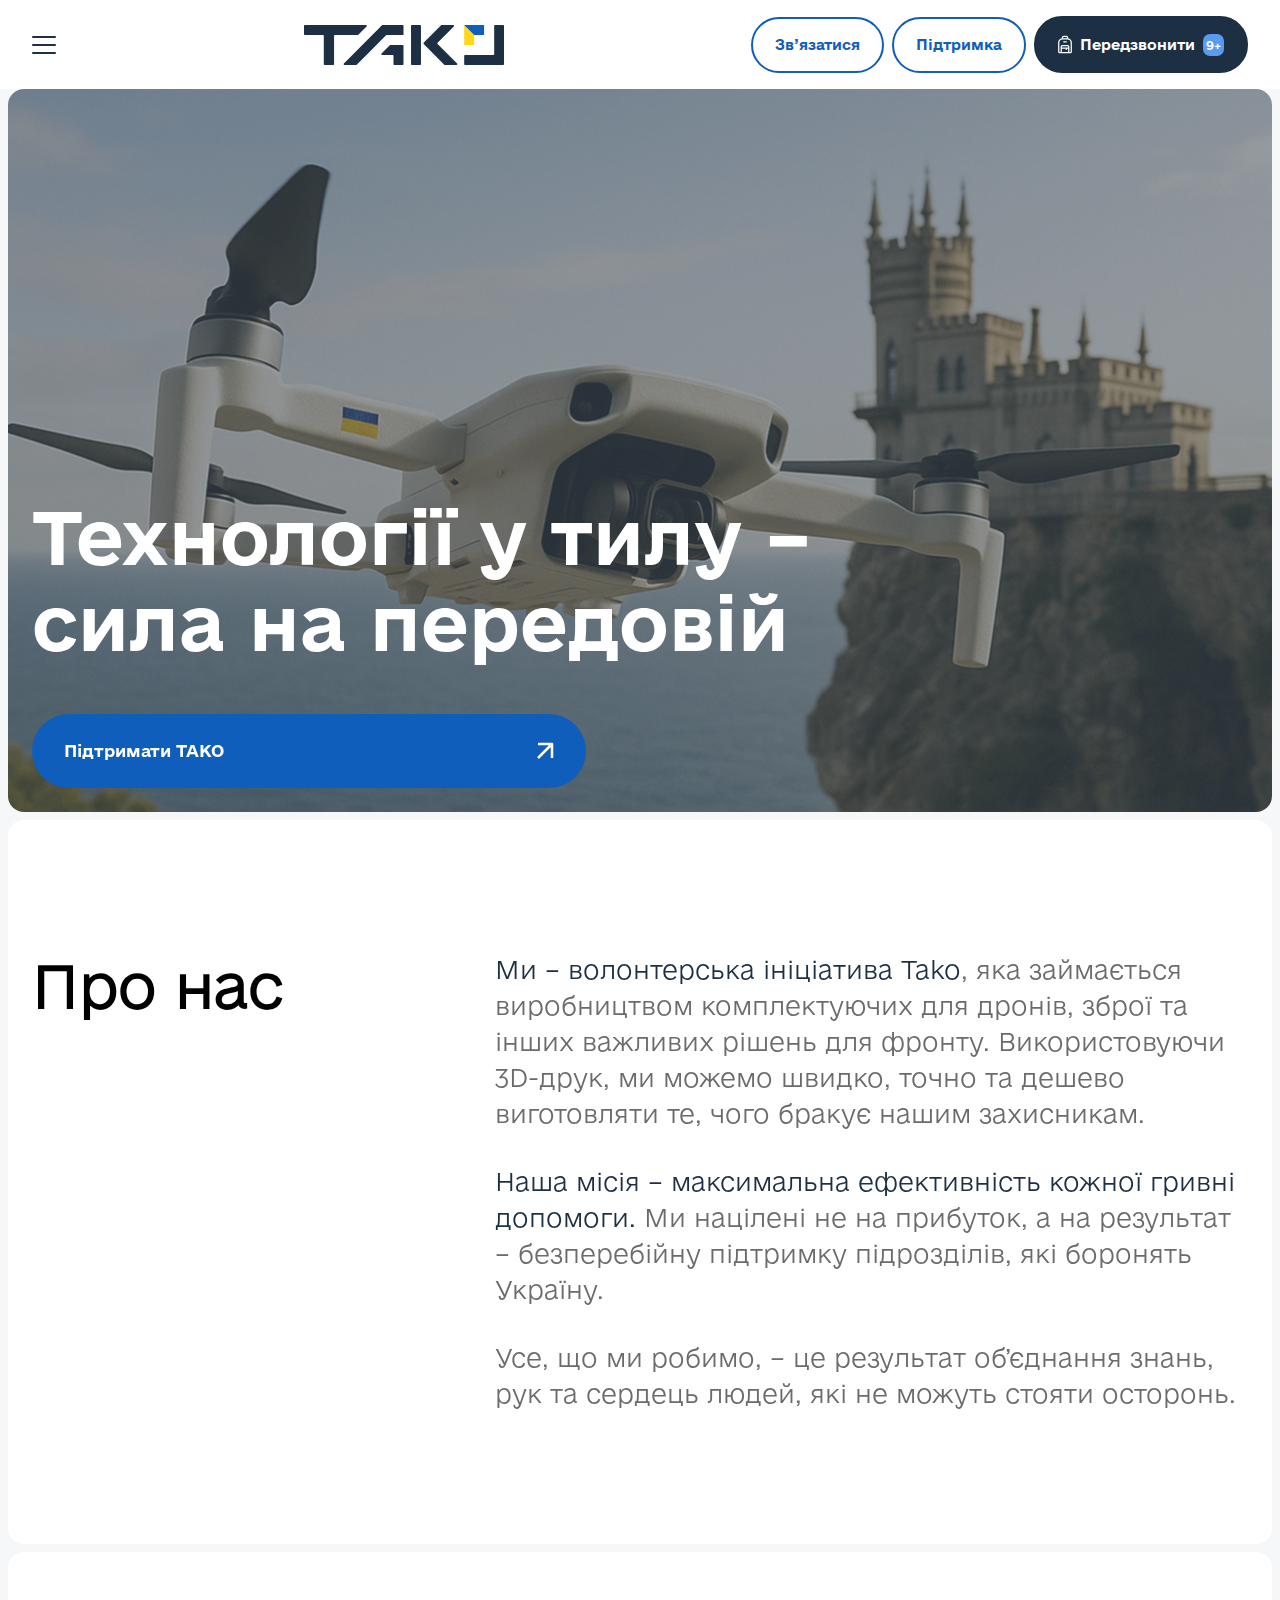
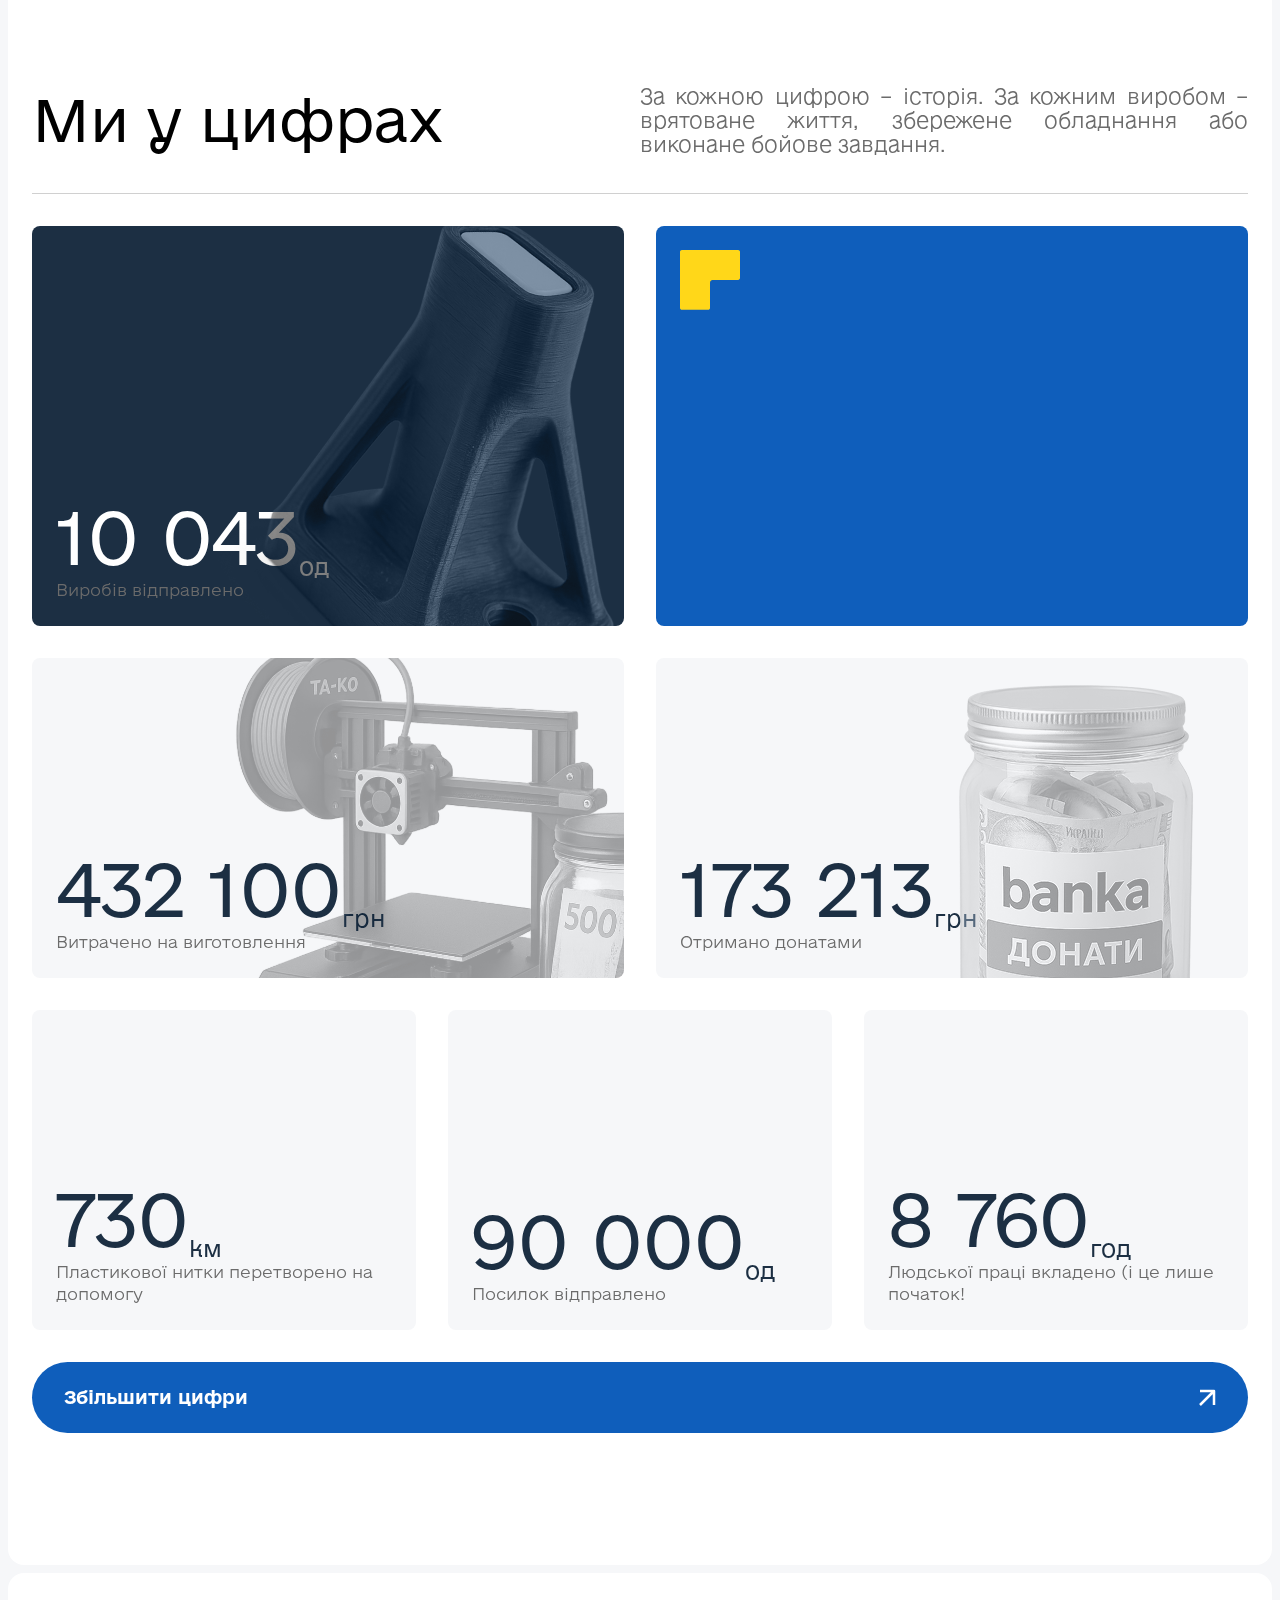
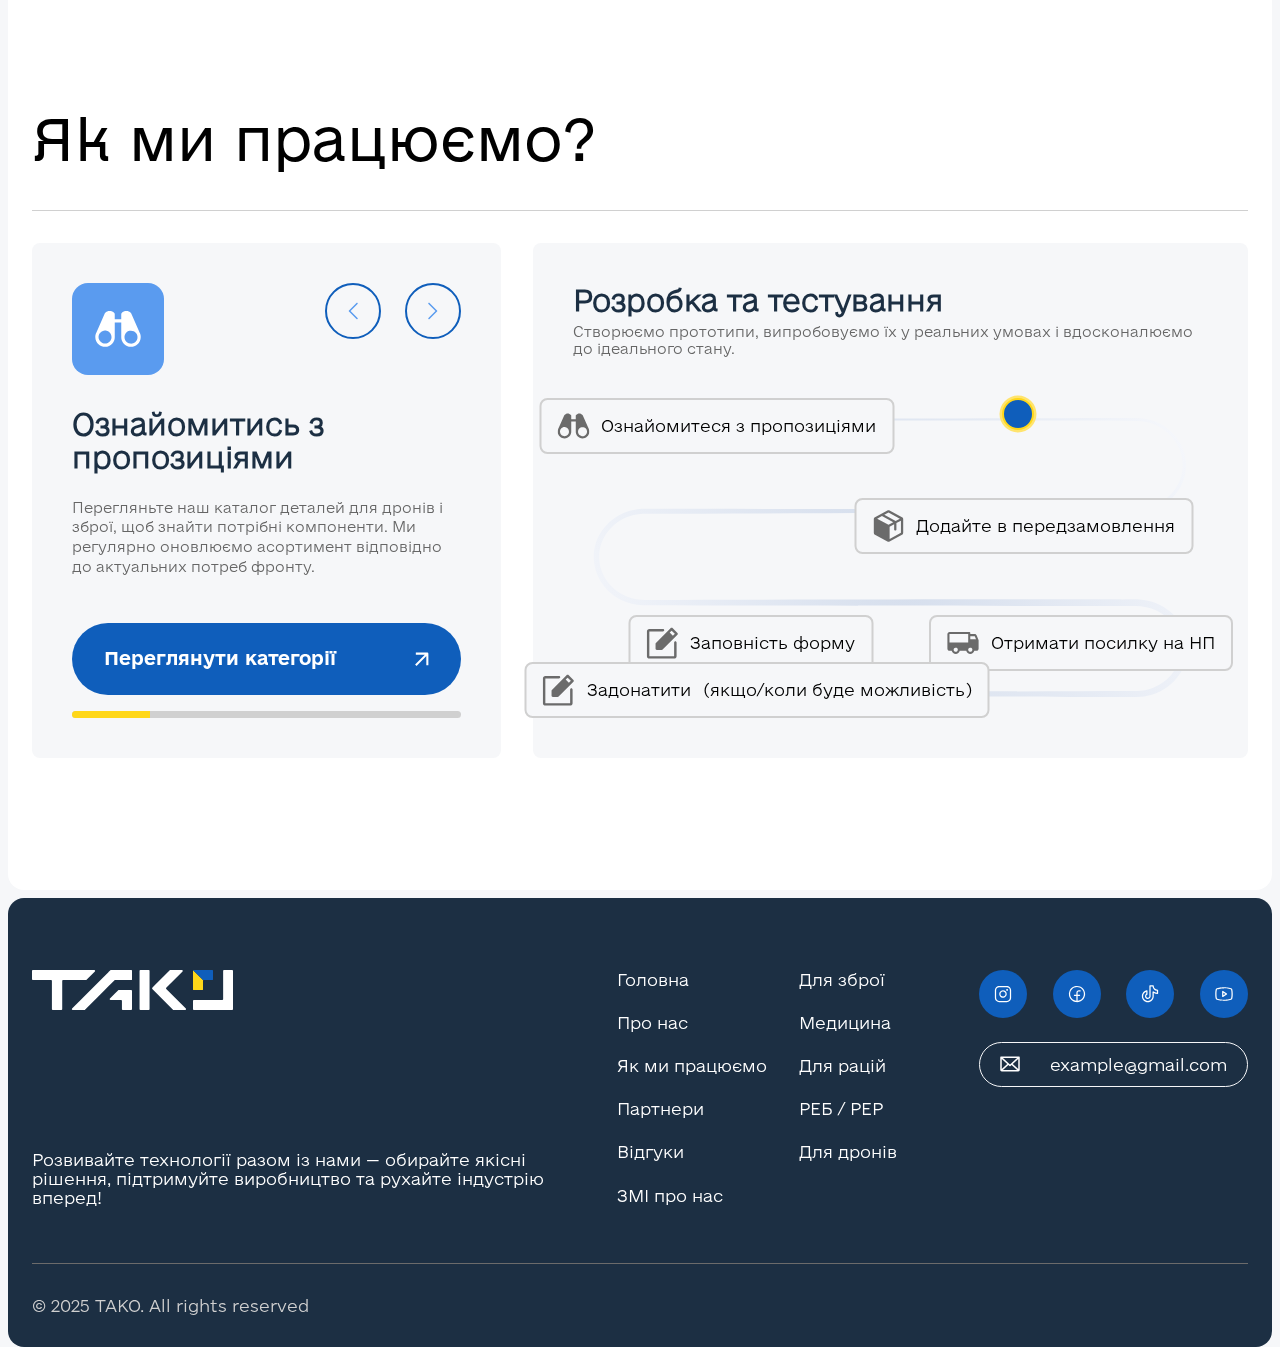
<file: index.html>
<!DOCTYPE html>
<html lang="en">
<head>
    <meta charset="UTF-8">
    <meta name="viewport" content="width=device-width, initial-scale=1.0">
    <title>TAKO</title>
    <link rel="stylesheet" href="styles.css">
</head>
<body>
    <header class="header">
        <div class="header__burger">
            <span></span>
            <span></span>
            <span></span>
        </div>
        <a href="/index.html"><img src="./img/Logo.svg" alt="" class="header__logo"></a>
        
        <nav class="header__nav">
            <button class="header__button">
                
                Вироби 
                <img src="./img/button_arrow.svg" alt="">
            </button>
            <a href="#" class="header__link">Про нас</a>
            <a href="#" class="header__link">Як ми працюємо</a>
            <a href="#" class="header__link">Партнери</a>
            <a href="#" class="header__link">Відгуки</a>
        </nav>
        <div class="header__contact">
            <button>Зв’язатися</button>
            <button>Підтримка</button>
            <a href="./checkoute.html">
                <button class="header__call">
                <img src="./img/copy.svg" alt="">
                Передзвонити
                <div>9<span>+</span></div>
            </button>
            </a>
            
        </div>
    </header>
    <div class="ware">
            <div class="ware__block">
                <div class="ware__picture">
                    <picture>
                        <img src="./img/image 1.jpg" alt="">
                        <source srcset="./img/ChatGPT Image 22 квіт. 2025 р., 16_05_38 1.webp" type="image/webp"> 
                    </picture>
                </div>
                
                <svg class="ware__cube" width="60" height="60" viewBox="0 0 60 60" fill="none" xmlns="http://www.w3.org/2000/svg">
                    <path d="M60 1.85447V28.049C60 29.0921 59.15 29.9034 58.1455 29.9034H32.492C31.7965 29.9034 31.1784 30.1739 30.7534 30.6375C30.2898 31.0625 30.0193 31.7193 30.0193 32.3761V57.991C30.0193 59.0342 29.1694 59.8455 28.1649 59.8455H1.85446C0.849952 59.8455 0 59.0342 0 57.991V1.85447C0 1.35222 0.193172 0.888605 0.540887 0.54089C0.849966 0.193176 1.35221 0 1.85446 0H58.1455C59.15 0 60 0.811332 60 1.85447Z" fill="#FFD719"/>
                </svg>

                <button>
                    Для зброї 
                    <svg width="17" height="17" viewBox="0 0 17 17" fill="none" xmlns="http://www.w3.org/2000/svg">
                        <path d="M1 16L15 2M1 2.00105H15V15.999" stroke="white" stroke-width="2.5" stroke-linejoin="round"/>
                    </svg>

                </button>
            </div>
            <div class="ware__block">
                <div class="ware__picture">
                    <picture>
                        <img src="./img/image 2.jpg" alt="">
                        <source srcset="./img/ChatGPT Image 22 квіт. 2025 р., 16_05_38 1.webp" type="image/webp"> 
                    </picture>
                </div>
                
                <svg class="ware__cube" width="60" height="60" viewBox="0 0 60 60" fill="none" xmlns="http://www.w3.org/2000/svg">
                    <path d="M60 1.85447V28.049C60 29.0921 59.15 29.9034 58.1455 29.9034H32.492C31.7965 29.9034 31.1784 30.1739 30.7534 30.6375C30.2898 31.0625 30.0193 31.7193 30.0193 32.3761V57.991C30.0193 59.0342 29.1694 59.8455 28.1649 59.8455H1.85446C0.849952 59.8455 0 59.0342 0 57.991V1.85447C0 1.35222 0.193172 0.888605 0.540887 0.54089C0.849966 0.193176 1.35221 0 1.85446 0H58.1455C59.15 0 60 0.811332 60 1.85447Z" fill="#FFD719"/>
                </svg>
                <button>
                    Для зброї 
                    <svg width="17" height="17" viewBox="0 0 17 17" fill="none" xmlns="http://www.w3.org/2000/svg">
                        <path d="M1 16L15 2M1 2.00105H15V15.999" stroke="white" stroke-width="2.5" stroke-linejoin="round"/>
                    </svg>
                </button>
            </div>
            <div class="ware__block">
                <div class="ware__picture">
                    <picture>
                        <img src="./img/image 5.jpg" alt="">
                        <source srcset="./img/ChatGPT Image 22 квіт. 2025 р., 16_05_38 1.webp" type="image/webp"> 
                    </picture>
                </div>
                <svg class="ware__cube" width="60" height="60" viewBox="0 0 60 60" fill="none" xmlns="http://www.w3.org/2000/svg">
                    <path d="M60 1.85447V28.049C60 29.0921 59.15 29.9034 58.1455 29.9034H32.492C31.7965 29.9034 31.1784 30.1739 30.7534 30.6375C30.2898 31.0625 30.0193 31.7193 30.0193 32.3761V57.991C30.0193 59.0342 29.1694 59.8455 28.1649 59.8455H1.85446C0.849952 59.8455 0 59.0342 0 57.991V1.85447C0 1.35222 0.193172 0.888605 0.540887 0.54089C0.849966 0.193176 1.35221 0 1.85446 0H58.1455C59.15 0 60 0.811332 60 1.85447Z" fill="#FFD719"/>
                </svg>
                <button>
                    Для зброї
                    <svg width="17" height="17" viewBox="0 0 17 17" fill="none" xmlns="http://www.w3.org/2000/svg">
                        <path d="M1 16L15 2M1 2.00105H15V15.999" stroke="white" stroke-width="2.5" stroke-linejoin="round"/>
                    </svg>
                </button>
            </div>
            <div class="ware__block">
                <div class="ware__picture">
                    <picture>
                        <img src="./img/image 6.jpg" alt="">
                        <source srcset="./img/ChatGPT Image 22 квіт. 2025 р., 16_05_38 1.webp" type="image/webp"> 
                    </picture>
                </div>
                <svg class="ware__cube" width="60" height="60" viewBox="0 0 60 60" fill="none" xmlns="http://www.w3.org/2000/svg">
                    <path d="M60 1.85447V28.049C60 29.0921 59.15 29.9034 58.1455 29.9034H32.492C31.7965 29.9034 31.1784 30.1739 30.7534 30.6375C30.2898 31.0625 30.0193 31.7193 30.0193 32.3761V57.991C30.0193 59.0342 29.1694 59.8455 28.1649 59.8455H1.85446C0.849952 59.8455 0 59.0342 0 57.991V1.85447C0 1.35222 0.193172 0.888605 0.540887 0.54089C0.849966 0.193176 1.35221 0 1.85446 0H58.1455C59.15 0 60 0.811332 60 1.85447Z" fill="#FFD719"/>
                </svg>
                <button>
                    Для зброї
                    <svg width="17" height="17" viewBox="0 0 17 17" fill="none" xmlns="http://www.w3.org/2000/svg">
                        <path d="M1 16L15 2M1 2.00105H15V15.999" stroke="white" stroke-width="2.5" stroke-linejoin="round"/>
                    </svg>
                </button>
            </div>
            <div class="ware__block">
                <div class="ware__picture">
                    <picture>
                        <img src="./img/image 7.jpg" alt="">
                        <source srcset="./img/ChatGPT Image 22 квіт. 2025 р., 16_05_38 1.webp" type="image/webp"> 
                    </picture>
                </div>
                <svg class="ware__cube" width="60" height="60" viewBox="0 0 60 60" fill="none" xmlns="http://www.w3.org/2000/svg">
                    <path d="M60 1.85447V28.049C60 29.0921 59.15 29.9034 58.1455 29.9034H32.492C31.7965 29.9034 31.1784 30.1739 30.7534 30.6375C30.2898 31.0625 30.0193 31.7193 30.0193 32.3761V57.991C30.0193 59.0342 29.1694 59.8455 28.1649 59.8455H1.85446C0.849952 59.8455 0 59.0342 0 57.991V1.85447C0 1.35222 0.193172 0.888605 0.540887 0.54089C0.849966 0.193176 1.35221 0 1.85446 0H58.1455C59.15 0 60 0.811332 60 1.85447Z" fill="#FFD719"/>
                </svg>
                <button>
                    Для зброї
                    <svg width="17" height="17" viewBox="0 0 17 17" fill="none" xmlns="http://www.w3.org/2000/svg">
                        <path d="M1 16L15 2M1 2.00105H15V15.999" stroke="white" stroke-width="2.5" stroke-linejoin="round"/>
                    </svg>
                </button>
            </div>
    </div>
    <section class="title">
        <div class="title__back"></div>
        <div class="title__body">
            <h1>
                Технології у тилу – сила на передовій
            </h1>
            <button>
                Підтримати TAKO
                <img src="./img/arrow.svg" alt="">
            </button>
        </div>
        
    </section>
    <section class="about">
        <h1>
            Про нас
        </h1>
        <div>
            <p><span>Ми – волонтерська ініціатива Tako</span>, яка займається виробництвом комплектуючих для дронів, зброї та інших важливих рішень для фронту. Використовуючи 3D-друк, ми можемо швидко, точно та дешево виготовляти те, чого бракує нашим захисникам.</p>
            <p><span>Наша місія – максимальна ефективність кожної гривні допомоги.</span> Ми націлені не на прибуток, а на результат – безперебійну підтримку підрозділів, які боронять Україну.</p>
            <p>Усе, що ми робимо, – це результат об’єднання знань, рук та сердець людей, які не можуть стояти осторонь.</p>
        </div>
    </section>
    <section class="numbers">
        <div class="numbers__article">
            <h1>Ми у цифрах</h1>
            <p>
                За кожною цифрою – історія. За кожним виробом – врятоване життя, збережене обладнання або виконане бойове завдання.
            </p>
        </div>
        <div class="numbers__grid">
            <div class="numbers__block numbers__block--item">
                <h3>10 043<span>од</span></h3>
                <p>Виробів відправлено</p>
                <img src="./img/ChatGPT Image 22 квіт. 2025 р., 16_05_38 1.png" alt="">
            </div>
            <div class="numbers__block numbers__block--blue">
                <img src="./img/Vector (1).svg" alt="">
            </div>
            <div class="numbers__block numbers__block--printer">
                <h3>432 100<span>грн</span></h3>
                <p>Витрачено на виготовлення</p>
                <img src="./img/ChatGPT Image 22 квіт. 2025 р., 16_11_51 1.svg" alt="">
            </div>
            <div class="numbers__block numbers__block--bank">
                <h3>173 213<span>грн</span></h3>
                <p>Отримано донатами</p>
                <img src="./img/ChatGPT Image 22 квіт. 2025 р., 16_19_12 1.png" alt="">
            </div>
            <div class="numbers__block">
                <h3>730<span>км</span></h3>
                <p>Пластикової нитки перетворено на допомогу</p>
            </div>
            <div class="numbers__block">
                <h3>90 000<span>од</span></h3>
                <p>Посилок відправлено</p>
            </div>
            <div class="numbers__block">
                <h3>8 760<span>год</span></h3>
                <p>Людської праці вкладено (і це лише початок!</p>
            </div>
        </div>
        <button>
            Збільшити цифри <img src="./img/arrow.svg" alt="">
        </button>
    </section>

    <section class="work">
        
        <div class="work__article">
            <h1>Як ми працюємо?</h1>
        </div>
        <div class="work__body">
            <div class="work__slider">
                <div class="work__arrows">
                    <button> <img src="./img/slider_arrow.svg" alt=""> </button>
                    <button> <img src="./img/slider_arrow.svg" alt=""> </button>
                </div>
                <div class="work__sliderbody">

                </div>
                <div class="work__progress"><span></span></div>
            </div>
            <div class="work__animation">
                <h3>Розробка та тестування</h3>
                <p>Створюємо прототипи, випробовуємо їх у реальних умовах і вдосконалюємо до ідеального стану.</p>
                <div class="work__area">
                    <div class="work__circle"></div>
                    <button class="work__button">
                        <svg viewBox="0 0 46 36" preserveAspectRatio="xMidYMid meet" fill="none" xmlns="http://www.w3.org/2000/svg"><path d="M45.1848 22.8547V22.8344C45.1813 22.8192 45.1766 22.8042 45.1706 22.7898C45.0358 22.4219 44.8791 22.0624 44.7014 21.7132L36.2575 2.52194C36.1762 2.33709 36.0612 2.16901 35.9183 2.02631C35.3147 1.42258 34.5981 0.943656 33.8094 0.616908C33.0206 0.290159 32.1753 0.121983 31.3216 0.121983C30.4678 0.121983 29.6225 0.290159 28.8338 0.616908C28.0451 0.943656 27.3284 1.42258 26.7248 2.02631C26.4212 2.33033 26.2503 2.74224 26.2495 3.17194V8.25006H19.7495V3.17194C19.7497 2.95848 19.7078 2.74707 19.6263 2.54981C19.5447 2.35254 19.4251 2.17327 19.2742 2.02225C18.6706 1.41851 17.954 0.939593 17.1653 0.612845C16.3766 0.286097 15.5312 0.11792 14.6775 0.11792C13.8238 0.11792 12.9784 0.286097 12.1897 0.612845C11.401 0.939593 10.6844 1.41851 10.0808 2.02225C9.9379 2.16495 9.82286 2.33303 9.74157 2.51788L1.30579 21.7132C1.1281 22.0624 0.971411 22.4219 0.83657 22.7898C0.830919 22.8036 0.82617 22.8179 0.822351 22.8324C0.822351 22.8324 0.822351 22.8487 0.822351 22.8547C-0.0165771 25.2787 0.133515 27.9357 1.2401 30.2498C2.34668 32.5639 4.32061 34.3487 6.73409 35.2174C9.14757 36.0861 11.8062 35.9688 14.1337 34.8908C16.4613 33.8127 18.2702 31.8609 19.1686 29.4583C19.5642 28.3791 19.7636 27.2379 19.7577 26.0885V11.5001H26.2577V26.0905C26.2517 27.2399 26.4512 28.3812 26.8467 29.4604C27.7451 31.863 29.5541 33.8148 31.8816 34.8928C34.2092 35.9708 36.8678 36.0881 39.2812 35.2194C41.6947 34.3507 43.6686 32.5659 44.7752 30.2518C45.8818 27.9377 46.0319 25.2808 45.193 22.8568L45.1848 22.8547ZM16.1075 28.3391C15.5074 29.9403 14.3006 31.2405 12.7486 31.958C11.1966 32.6755 9.42431 32.7526 7.81583 32.1726C6.20735 31.5925 4.89221 30.402 4.15539 28.859C3.41857 27.316 3.3194 25.5449 3.87938 23.9293L4.24704 23.0904C4.92278 21.8059 6.00898 20.7845 7.33256 20.189C8.65614 19.5935 10.141 19.4581 11.5504 19.8044C12.9599 20.1507 14.2129 20.9587 15.1098 22.0998C16.0067 23.2409 16.496 24.6493 16.4995 26.1007V26.1251C16.4994 26.883 16.3667 27.635 16.1075 28.3473V28.3391ZM38.2339 32.233C37.2514 32.5927 36.1965 32.7099 35.159 32.5746C34.1215 32.4393 33.132 32.0555 32.2745 31.4559C31.4171 30.8563 30.7171 30.0585 30.2339 29.1304C29.7508 28.2024 29.4989 27.1714 29.4995 26.1251V26.1027C29.5049 24.652 29.9954 23.2448 30.893 22.1052C31.7905 20.9655 33.0436 20.1588 34.4526 19.8135C35.8616 19.4683 37.3456 19.6043 38.6684 20.2C39.9911 20.7956 41.0766 21.8167 41.752 23.1005L42.1197 23.9394C42.6977 25.5548 42.6135 27.3332 41.8856 28.8869C41.1577 30.4405 39.8451 31.6433 38.2339 32.233Z" fill="#6B6B6B"/></svg>
                        Ознайомитеся з пропозиціями
                    </button>
                    <button class="work__button">
                        <svg viewBox="0 0 44 46" fill="none" xmlns="http://www.w3.org/2000/svg"><path d="M41.435 10.4367L23.56 0.656225C23.0824 0.39233 22.5457 0.253906 22 0.253906C21.4543 0.253906 20.9176 0.39233 20.44 0.656225L2.565 10.4408C2.05452 10.7201 1.6284 11.1313 1.33112 11.6315C1.03384 12.1318 0.876321 12.7026 0.875 13.2845V32.7114C0.876321 33.2933 1.03384 33.8641 1.33112 34.3644C1.6284 34.8646 2.05452 35.2758 2.565 35.5551L20.44 45.3397C20.9176 45.6036 21.4543 45.742 22 45.742C22.5457 45.742 23.0824 45.6036 23.56 45.3397L41.435 35.5551C41.9455 35.2758 42.3716 34.8646 42.6689 34.3644C42.9662 33.8641 43.1237 33.2933 43.125 32.7114V13.2865C43.1248 12.7036 42.9678 12.1315 42.6704 11.6301C42.3731 11.1287 41.9464 10.7165 41.435 10.4367ZM22 3.49998L38.3211 12.4375L32.272 15.7464L15.9509 6.80888L22 3.49998ZM22 21.375L5.67891 12.4375L12.5669 8.66544L28.888 17.6029L22 21.375ZM39.875 32.7195L23.625 41.6144V24.1842L30.125 20.6275V27.875C30.125 28.306 30.2962 28.7193 30.601 29.024C30.9057 29.3288 31.319 29.5 31.75 29.5C32.181 29.5 32.5943 29.3288 32.899 29.024C33.2038 28.7193 33.375 28.306 33.375 27.875V18.8481L39.875 15.2914V32.7114V32.7195Z" fill="#6B6B6B"/></svg>
                        Додайте в передзамовлення
                    </button>
                    <button class="work__button">
                        <svg viewBox="0 0 42 42" fill="none" xmlns="http://www.w3.org/2000/svg"><path d="M39.5 20.3751V38.2501C39.5 39.112 39.1576 39.9387 38.5481 40.5482C37.9386 41.1576 37.112 41.5001 36.25 41.5001H3.75C2.88805 41.5001 2.0614 41.1576 1.4519 40.5482C0.84241 39.9387 0.5 39.112 0.5 38.2501V5.75006C0.5 4.8881 0.84241 4.06145 1.4519 3.45196C2.0614 2.84247 2.88805 2.50006 3.75 2.50006H21.625C22.056 2.50006 22.4693 2.67126 22.774 2.97601C23.0788 3.28076 23.25 3.69408 23.25 4.12506C23.25 4.55603 23.0788 4.96936 22.774 5.27411C22.4693 5.57885 22.056 5.75006 21.625 5.75006H3.75V38.2501H36.25V20.3751C36.25 19.9441 36.4212 19.5308 36.726 19.226C37.0307 18.9213 37.444 18.7501 37.875 18.7501C38.306 18.7501 38.7193 18.9213 39.024 19.226C39.3288 19.5308 39.5 19.9441 39.5 20.3751ZM40.6497 10.1497L21.1497 29.6497C20.9987 29.8006 20.8194 29.9202 20.6221 30.0018C20.4249 30.0833 20.2135 30.1252 20 30.1251H13.5C13.069 30.1251 12.6557 29.9539 12.351 29.6491C12.0462 29.3444 11.875 28.931 11.875 28.5001V22.0001C11.8748 21.7866 11.9167 21.5752 11.9983 21.3779C12.0798 21.1807 12.1995 21.0014 12.3503 20.8504L31.8503 1.35037C32.0012 1.19928 32.1805 1.07942 32.3777 0.997648C32.575 0.915871 32.7864 0.873779 33 0.873779C33.2136 0.873779 33.425 0.915871 33.6223 0.997648C33.8195 1.07942 33.9988 1.19928 34.1497 1.35037L40.6497 7.85037C40.8008 8.00129 40.9206 8.18051 41.0024 8.37778C41.0842 8.57505 41.1263 8.78651 41.1263 9.00006C41.1263 9.21361 41.0842 9.42506 41.0024 9.62234C40.9206 9.81961 40.8008 9.99883 40.6497 10.1497ZM37.1966 9.00006L33 4.7974L30.4223 7.37506L34.625 11.5777L37.1966 9.00006Z" fill="#6B6B6B"/></svg>
                        Заповність форму
                    </button>
                    <button class="work__button">
                        <svg viewBox="0 0 50 35" fill="none" xmlns="http://www.w3.org/2000/svg"><path d="M49.2592 12.7656L46.4155 5.65625C46.1741 5.05442 45.7575 4.53898 45.2196 4.17679C44.6818 3.8146 44.0475 3.62236 43.3991 3.625H36.375V2C36.375 1.56902 36.2038 1.1557 35.899 0.850952C35.5943 0.546205 35.181 0.375 34.75 0.375H3.875C3.01305 0.375 2.1864 0.71741 1.5769 1.3269C0.96741 1.9364 0.625 2.76305 0.625 3.625V26.375C0.625 27.237 0.96741 28.0636 1.5769 28.6731C2.1864 29.2826 3.01305 29.625 3.875 29.625H7.32812C7.68611 31.0232 8.49926 32.2624 9.63938 33.1474C10.7795 34.0324 12.1817 34.5127 13.625 34.5127C15.0683 34.5127 16.4705 34.0324 17.6106 33.1474C18.7507 32.2624 19.5639 31.0232 19.9219 29.625H30.0781C30.4361 31.0232 31.2493 32.2624 32.3894 33.1474C33.5295 34.0324 34.9317 34.5127 36.375 34.5127C37.8183 34.5127 39.2205 34.0324 40.3606 33.1474C41.5007 32.2624 42.3139 31.0232 42.6719 29.625H46.125C46.987 29.625 47.8136 29.2826 48.4231 28.6731C49.0326 28.0636 49.375 27.237 49.375 26.375V13.375C49.3752 13.1664 49.336 12.9596 49.2592 12.7656ZM13.625 31.25C12.9822 31.25 12.3539 31.0594 11.8194 30.7023C11.2849 30.3452 10.8684 29.8376 10.6224 29.2437C10.3764 28.6499 10.312 27.9964 10.4374 27.366C10.5628 26.7355 10.8724 26.1564 11.3269 25.7019C11.7814 25.2474 12.3605 24.9378 12.991 24.8124C13.6214 24.687 14.2749 24.7514 14.8687 24.9974C15.4626 25.2434 15.9702 25.6599 16.3273 26.1944C16.6844 26.7289 16.875 27.3572 16.875 28C16.875 28.862 16.5326 29.6886 15.9231 30.2981C15.3136 30.9076 14.487 31.25 13.625 31.25ZM3.875 16.625V3.625H33.125V16.625H3.875ZM36.375 31.25C35.7322 31.25 35.1039 31.0594 34.5694 30.7023C34.0349 30.3452 33.6184 29.8376 33.3724 29.2437C33.1264 28.6499 33.062 27.9964 33.1874 27.366C33.3129 26.7355 33.6224 26.1564 34.0769 25.7019C34.5314 25.2474 35.1105 24.9378 35.741 24.8124C36.3714 24.687 37.0249 24.7514 37.6187 24.9974C38.2126 25.2434 38.7202 25.6599 39.0773 26.1944C39.4344 26.7289 39.625 27.3572 39.625 28C39.625 28.862 39.2826 29.6886 38.6731 30.2981C38.0636 30.9076 37.237 31.25 36.375 31.25ZM36.375 11.75V6.875H43.3991L45.3491 11.75H36.375Z" fill="#6B6B6B"/></svg>
                        <span>Отримати посилку на НП</span> 
                    </button>
                    <button class="work__button">
                        <svg viewBox="0 0 42 42" fill="none" xmlns="http://www.w3.org/2000/svg"><path d="M39.5 20.3751V38.2501C39.5 39.112 39.1576 39.9387 38.5481 40.5482C37.9386 41.1576 37.112 41.5001 36.25 41.5001H3.75C2.88805 41.5001 2.0614 41.1576 1.4519 40.5482C0.84241 39.9387 0.5 39.112 0.5 38.2501V5.75006C0.5 4.8881 0.84241 4.06145 1.4519 3.45196C2.0614 2.84247 2.88805 2.50006 3.75 2.50006H21.625C22.056 2.50006 22.4693 2.67126 22.774 2.97601C23.0788 3.28076 23.25 3.69408 23.25 4.12506C23.25 4.55603 23.0788 4.96936 22.774 5.27411C22.4693 5.57885 22.056 5.75006 21.625 5.75006H3.75V38.2501H36.25V20.3751C36.25 19.9441 36.4212 19.5308 36.726 19.226C37.0307 18.9213 37.444 18.7501 37.875 18.7501C38.306 18.7501 38.7193 18.9213 39.024 19.226C39.3288 19.5308 39.5 19.9441 39.5 20.3751ZM40.6497 10.1497L21.1497 29.6497C20.9987 29.8006 20.8194 29.9202 20.6221 30.0018C20.4249 30.0833 20.2135 30.1252 20 30.1251H13.5C13.069 30.1251 12.6557 29.9539 12.351 29.6491C12.0462 29.3444 11.875 28.931 11.875 28.5001V22.0001C11.8748 21.7866 11.9167 21.5752 11.9983 21.3779C12.0798 21.1807 12.1995 21.0014 12.3503 20.8504L31.8503 1.35037C32.0012 1.19928 32.1805 1.07942 32.3777 0.997648C32.575 0.915871 32.7864 0.873779 33 0.873779C33.2136 0.873779 33.425 0.915871 33.6223 0.997648C33.8195 1.07942 33.9988 1.19928 34.1497 1.35037L40.6497 7.85037C40.8008 8.00129 40.9206 8.18051 41.0024 8.37778C41.0842 8.57505 41.1263 8.78651 41.1263 9.00006C41.1263 9.21361 41.0842 9.42506 41.0024 9.62234C40.9206 9.81961 40.8008 9.99883 40.6497 10.1497ZM37.1966 9.00006L33 4.7974L30.4223 7.37506L34.625 11.5777L37.1966 9.00006Z" fill="#6B6B6B"/></svg>
                        Задонатити <span>(якщо/коли буде можливість)</span> 
                    </button>
                    <div class="svg-wrapper">
                        <svg id="scene" viewBox="0 0 804 378" fill="none" xmlns="http://www.w3.org/2000/svg">
                            <path id="road" d="M4.6717 1.55082C195.744 1.17496 547.82 0.401754 735.336 0.0688477C768.212 0.305104 797.09 24.9187 800.827 55.922C805.878 92.0906 776.513 125.639 738.122 127.658C734.283 127.916 728.586 127.744 724.691 127.808C522.305 128.334 269.683 128.775 67.2752 129.398C24.4335 131.019 -3.81057 173.438 13.4258 210.863C23.6521 233.447 48.0457 247.193 73.7643 245.84C268.551 245.507 516.609 244.798 711.407 245.077C718.485 245.142 731.089 244.938 738.258 245.228C766.943 246.591 793.138 266.415 800.861 292.651C812.231 328.637 788.177 367.479 749.413 375.458C741.78 377.434 729.991 377.059 722.007 377.048C705.631 376.962 659.392 376.93 642.303 376.844C447.358 375.233 197.035 376.854 4.66038 372.57C234.384 370.647 505.239 369.498 735.2 368.918C764.86 368.575 790.873 346.281 794.112 318.284C797.362 294.841 783.727 270.539 761.326 260.101C752.097 255.612 741.655 253.636 731.327 253.926H724.679C522.169 254.173 269.491 253.615 66.9581 253.099C6.1326 250.2 -21.5678 180.397 22.7008 140.298C32.9157 131.191 46.1204 125.166 60.0046 123.33C64.41 122.664 69.291 122.654 73.7529 122.686C273.726 122.836 524.774 123.008 724.679 123.158H731.327C733.569 123.158 735.698 123.18 737.816 123.051C763.625 121.891 787.237 104.075 794.248 80.4818C806.082 43.0567 776.49 4.62215 735.234 3.90264C549.825 2.62471 191.621 4.49328 4.6717 1.55082Z" fill="url(#paint0_radial_253_2010)"/>
                            <defs>
                            <radialGradient id="paint0_radial_253_2010" cx="0" cy="0" r="1" gradientUnits="userSpaceOnUse" gradientTransform="translate(402.335 188.576) rotate(145.249) scale(488.483 769.023)">
                            <stop stop-color="#D4DDEC"/>
                            <stop offset="0.959216" stop-color="#F9FAFD"/>
                            </radialGradient>
                        </defs>
                        </svg>
                    </div>
                    
                </div>
                
            </div>
        </div>


    </section>

    <footer class="footer">
        <div class="footer__row">
            <div class="footer__info">
                <img src="./img/Group.svg" alt="">
                <p>Розвивайте технології разом із нами — обирайте якісні рішення, підтримуйте виробництво та рухайте індустрію вперед! </p>
            </div>
            <ul>
                <li>Головна</li>
                <li>Про нас</li>
                <li>Як ми працюємо</li>
                <li>Партнери</li>
                <li>Відгуки</li>
                <li>ЗМІ про нас</li>
                <li>Для зброї</li>
                <li>Медицина</li>
                <li>Для рацій</li>
                <li>РЕБ / РЕР</li>
                <li>Для дронів</li>
            </ul>
            <div class="footer__contact">
                <div class="footer__icons">
                    <a href="#"><img src="./img/insta.svg" alt=""></a>
                    <a href="#"><img src="./img/facebook.svg" alt=""></a>
                    <a href="#"><img src="./img/tiktok.svg" alt=""></a>
                    <a href="#"><img src="./img/youtube.svg" alt=""></a>
                </div>
                <button>
                    <img src="./img/mail.svg" alt=""> example@gmail.com
                </button>
            </div>
        </div>
        <div class="footer__license">
            <hr>
            <p>© 2025 TAKO. All rights reserved</p>
        </div>
    </footer>
    <script src="./scritps/animation.js"></script>
    <script src="./scritps/slider.js"></script>
    <script src="./scritps/drop.js"></script>
</body>
</html>
</file>
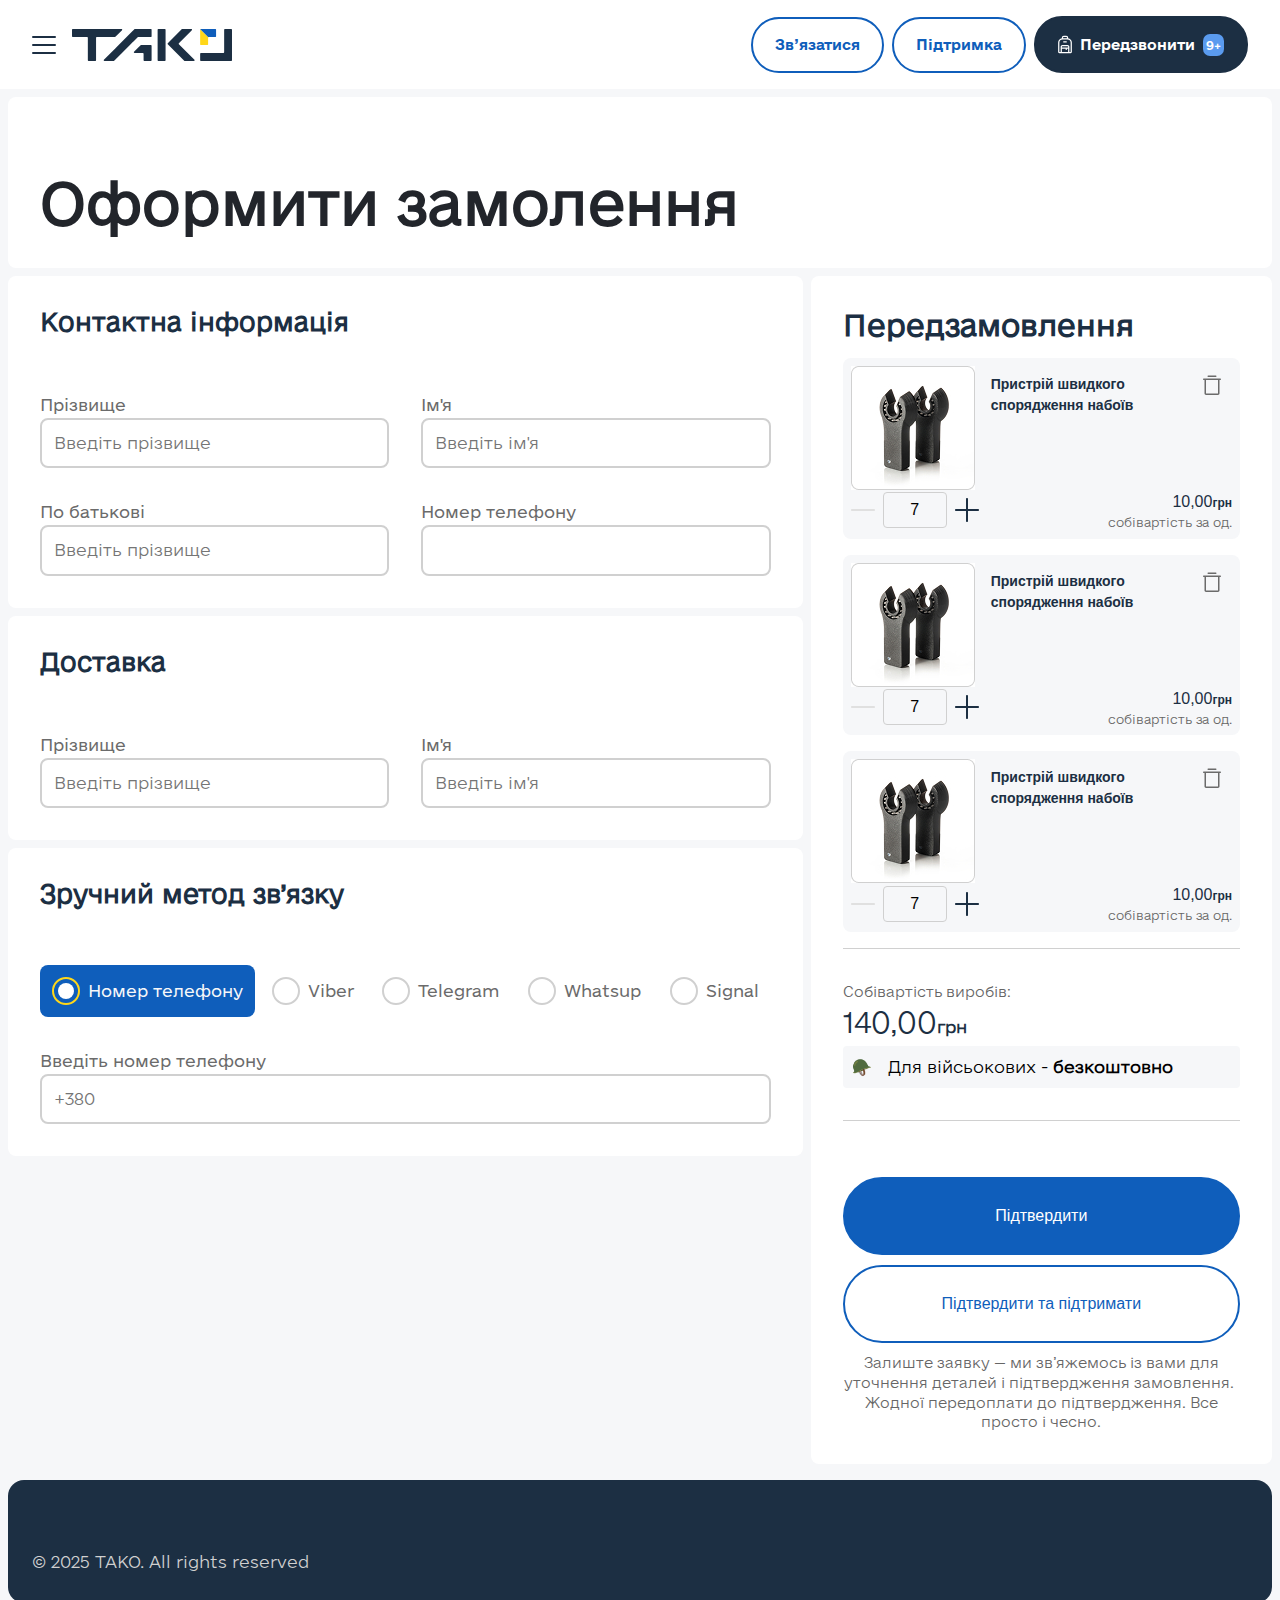
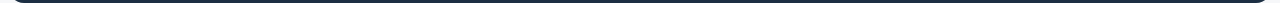
<file: checkoute.html>
<!DOCTYPE html>
<html lang="en">
<head>
    <meta charset="UTF-8">
    <meta name="viewport" content="width=device-width, initial-scale=1.0">
    <title>Document</title>
    <link rel="stylesheet" href="styles.css">
</head>
<body>
    <header class="header">
        <div class="header__container">
            <div class="header__burger">
                <span></span>
                <span></span>
                <span></span>
            </div>
            <a href="./index.html">
                <img src="./img/Logo.svg" alt="" class="header__logo-desktop">
                <img src="./img/logomini.svg" alt="" class="header__logo-mobile">
            </a>
        </div>
        
        
        <nav class="header__nav">
            <button class="header__button">
                
                Вироби 
                <img src="./img/button_arrow.svg" alt="">
            </button>
            <a href="#" class="header__link">Про нас</a>
            <a href="#" class="header__link">Як ми працюємо</a>
            <a href="#" class="header__link">Партнери</a>
            <a href="#" class="header__link">Відгуки</a>
        </nav>
        <div class="header__contact">
            <button class="header__contact-button">Зв’язатися</button>
            <button>Підтримка</button>
            <a href="./checkoute.html">
                <button class="header__call">
                    <img src="./img/copy.svg" alt="">
                    <span class="header__call-text">
                        Передзвонити
                    </span>    
                    <div>9<span>+</span></div>
                </button>
            </a>
            
        </div>
    </header>
        <div class="ware">
            <div class="ware__block">
                <div class="ware__picture">
                    <picture>
                        <img src="./img/image 1.jpg" alt="">
                        <source srcset="./img/ChatGPT Image 22 квіт. 2025 р., 16_05_38 1.webp" type="image/webp"> 
                    </picture>
                </div>
                
                <svg class="ware__cube" width="60" height="60" viewBox="0 0 60 60" fill="none" xmlns="http://www.w3.org/2000/svg">
                    <path d="M60 1.85447V28.049C60 29.0921 59.15 29.9034 58.1455 29.9034H32.492C31.7965 29.9034 31.1784 30.1739 30.7534 30.6375C30.2898 31.0625 30.0193 31.7193 30.0193 32.3761V57.991C30.0193 59.0342 29.1694 59.8455 28.1649 59.8455H1.85446C0.849952 59.8455 0 59.0342 0 57.991V1.85447C0 1.35222 0.193172 0.888605 0.540887 0.54089C0.849966 0.193176 1.35221 0 1.85446 0H58.1455C59.15 0 60 0.811332 60 1.85447Z" fill="#FFD719"/>
                </svg>

                <button>
                    Для зброї 
                    <svg width="17" height="17" viewBox="0 0 17 17" fill="none" xmlns="http://www.w3.org/2000/svg">
                        <path d="M1 16L15 2M1 2.00105H15V15.999" stroke="white" stroke-width="2.5" stroke-linejoin="round"/>
                    </svg>

                </button>
            </div>
            <div class="ware__block">
                <div class="ware__picture">
                    <picture>
                        <img src="./img/image 2.jpg" alt="">
                        <source srcset="./img/ChatGPT Image 22 квіт. 2025 р., 16_05_38 1.webp" type="image/webp"> 
                    </picture>
                </div>
                
                <svg class="ware__cube" width="60" height="60" viewBox="0 0 60 60" fill="none" xmlns="http://www.w3.org/2000/svg">
                    <path d="M60 1.85447V28.049C60 29.0921 59.15 29.9034 58.1455 29.9034H32.492C31.7965 29.9034 31.1784 30.1739 30.7534 30.6375C30.2898 31.0625 30.0193 31.7193 30.0193 32.3761V57.991C30.0193 59.0342 29.1694 59.8455 28.1649 59.8455H1.85446C0.849952 59.8455 0 59.0342 0 57.991V1.85447C0 1.35222 0.193172 0.888605 0.540887 0.54089C0.849966 0.193176 1.35221 0 1.85446 0H58.1455C59.15 0 60 0.811332 60 1.85447Z" fill="#FFD719"/>
                </svg>
                <button>
                    Для зброї 
                    <svg width="17" height="17" viewBox="0 0 17 17" fill="none" xmlns="http://www.w3.org/2000/svg">
                        <path d="M1 16L15 2M1 2.00105H15V15.999" stroke="white" stroke-width="2.5" stroke-linejoin="round"/>
                    </svg>
                </button>
            </div>
            <div class="ware__block">
                <div class="ware__picture">
                    <picture>
                        <img src="./img/image 5.jpg" alt="">
                        <source srcset="./img/ChatGPT Image 22 квіт. 2025 р., 16_05_38 1.webp" type="image/webp"> 
                    </picture>
                </div>
                <svg class="ware__cube" width="60" height="60" viewBox="0 0 60 60" fill="none" xmlns="http://www.w3.org/2000/svg">
                    <path d="M60 1.85447V28.049C60 29.0921 59.15 29.9034 58.1455 29.9034H32.492C31.7965 29.9034 31.1784 30.1739 30.7534 30.6375C30.2898 31.0625 30.0193 31.7193 30.0193 32.3761V57.991C30.0193 59.0342 29.1694 59.8455 28.1649 59.8455H1.85446C0.849952 59.8455 0 59.0342 0 57.991V1.85447C0 1.35222 0.193172 0.888605 0.540887 0.54089C0.849966 0.193176 1.35221 0 1.85446 0H58.1455C59.15 0 60 0.811332 60 1.85447Z" fill="#FFD719"/>
                </svg>
                <button>
                    Для зброї
                    <svg width="17" height="17" viewBox="0 0 17 17" fill="none" xmlns="http://www.w3.org/2000/svg">
                        <path d="M1 16L15 2M1 2.00105H15V15.999" stroke="white" stroke-width="2.5" stroke-linejoin="round"/>
                    </svg>
                </button>
            </div>
            <div class="ware__block">
                <div class="ware__picture">
                    <picture>
                        <img src="./img/image 6.jpg" alt="">
                        <source srcset="./img/ChatGPT Image 22 квіт. 2025 р., 16_05_38 1.webp" type="image/webp"> 
                    </picture>
                </div>
                <svg class="ware__cube" width="60" height="60" viewBox="0 0 60 60" fill="none" xmlns="http://www.w3.org/2000/svg">
                    <path d="M60 1.85447V28.049C60 29.0921 59.15 29.9034 58.1455 29.9034H32.492C31.7965 29.9034 31.1784 30.1739 30.7534 30.6375C30.2898 31.0625 30.0193 31.7193 30.0193 32.3761V57.991C30.0193 59.0342 29.1694 59.8455 28.1649 59.8455H1.85446C0.849952 59.8455 0 59.0342 0 57.991V1.85447C0 1.35222 0.193172 0.888605 0.540887 0.54089C0.849966 0.193176 1.35221 0 1.85446 0H58.1455C59.15 0 60 0.811332 60 1.85447Z" fill="#FFD719"/>
                </svg>
                <button>
                    Для зброї
                    <svg width="17" height="17" viewBox="0 0 17 17" fill="none" xmlns="http://www.w3.org/2000/svg">
                        <path d="M1 16L15 2M1 2.00105H15V15.999" stroke="white" stroke-width="2.5" stroke-linejoin="round"/>
                    </svg>
                </button>
            </div>
            <div class="ware__block">
                <div class="ware__picture">
                    <picture>
                        <img src="./img/image 7.jpg" alt="">
                        <source srcset="./img/ChatGPT Image 22 квіт. 2025 р., 16_05_38 1.webp" type="image/webp"> 
                    </picture>
                </div>
                <svg class="ware__cube" width="60" height="60" viewBox="0 0 60 60" fill="none" xmlns="http://www.w3.org/2000/svg">
                    <path d="M60 1.85447V28.049C60 29.0921 59.15 29.9034 58.1455 29.9034H32.492C31.7965 29.9034 31.1784 30.1739 30.7534 30.6375C30.2898 31.0625 30.0193 31.7193 30.0193 32.3761V57.991C30.0193 59.0342 29.1694 59.8455 28.1649 59.8455H1.85446C0.849952 59.8455 0 59.0342 0 57.991V1.85447C0 1.35222 0.193172 0.888605 0.540887 0.54089C0.849966 0.193176 1.35221 0 1.85446 0H58.1455C59.15 0 60 0.811332 60 1.85447Z" fill="#FFD719"/>
                </svg>
                <button>
                    Для зброї
                    <svg width="17" height="17" viewBox="0 0 17 17" fill="none" xmlns="http://www.w3.org/2000/svg">
                        <path d="M1 16L15 2M1 2.00105H15V15.999" stroke="white" stroke-width="2.5" stroke-linejoin="round"/>
                    </svg>
                </button>
            </div>
    </div>
    <main class="checkout">
        <h1>Оформити замолення</h1>

        <div class="checkout__container">
            <div class="checkout__info">
                <div class="checkout__island">
                    <h2>Контактна інформація</h2>
                    <form action="#">
                        <div>
                            <label for="second">
                                Прізвище
                                <input type="text" id="second" placeholder="Введіть прізвище">
                            </label>
                        </div>
                        <div>
                            <label for="name">
                                Ім'я
                                <input type="text" id="name" placeholder="Введіть ім'я">
                            </label>
                        </div>
                        <div>
                            <label for="father">
                                По батькові
                                <input type="text" id="father" placeholder="Введіть прізвище">
                            </label>
                        </div>
                        <div>
                            <label for="second">
                                Номер телефону
                                <input type="tel" id="second" placeholder="">
                            </label>
                        </div>
                    </form>
                </div>
                <div class="checkout__island">
                    <h2>
                        Доставка
                    </h2>
                    <form action="#">
                        <div>
                            <label for="second">
                                Прізвище
                                <input type="text" id="second" placeholder="Введіть прізвище">
                            </label>
                        </div>
                        <div>
                            <label for="name">
                                Ім'я
                                <input type="text" id="name" placeholder="Введіть ім'я">
                            </label>
                        </div>
                    </form>
                </div>
                <div class="checkout__island">
                    <h2>
                        Зручний метод зв’язку
                    </h2>
                    <div class="checkout__box">
                        <div class="checkout__radio">
                            <input type="radio" id="phone" name="contact-method" checked>
                            <label for="phone">Номер телефону</label>
                        </div>
                        <div class="checkout__radio">
                            <input type="radio" id="viber" name="contact-method">
                            <label for="viber">Viber</label>
                        </div>
                        <div class="checkout__radio">
                            <input type="radio" id="telegram" name="contact-method">
                            <label for="telegram">Telegram</label>
                        </div>
                        <div class="checkout__radio">
                            <input type="radio" id="what" name="contact-method">
                            <label for="what">Whatsup</label>
                        </div>
                        <div class="checkout__radio">
                            <input type="radio" id="signal" name="contact-method">
                            <label for="signal">Signal</label>
                        </div>
                    </div>
                    <div class="checkout__input">
                        <label for="email">
                            Введіть номер телефону
                            <input type="text" id="email" placeholder="+380">
                        </label>
                    </div>
                </div>
            </div>
            <div class="checkout__result">
                <h2>Передзамовлення</h2>
                <div class="checkout__goods">
                    <div class="checkout__row">
                        <picture>
                        <source srcset="./img/Frame 162.webp" type="image/webp">
                            <img src="./img/Frame 162.jpg" alt="Товари в кошику" class="checkout__goods-img">
                        </picture>
                        <div class="checkout__goods-text">
                            <h4>
                                Пристрій швидкого спорядження набоїв <img src="./img/TrashSimple.svg" alt="">
                            </h4>
                            <div class="checkout__counter">
                                <div>
                                    <button class="checkout__counter-minus"><img src="./img/minus.svg" alt=""></button>
                                    <input type="text" class="checkout__counter-input" value="7">
                                    <button class="checkout__counter-plus"><img src="./img/plus.svg" alt=""></button>
                                </div>
                                <div class="checkout__counter-price">
                                    <span>10,00<b>грн</b></span>
                                    <span class="checkout__counter-price-note">собівартість за од.</span>
                                </div>
                            </div>
                        </div>
                    </div>
                </div>
                <div class="checkout__goods">
                    <div class="checkout__row">
                        <picture>
                        <source srcset="./img/Frame 162.webp" type="image/webp">
                            <img src="./img/Frame 162.jpg" alt="Товари в кошику" class="checkout__goods-img">
                        </picture>
                        <div class="checkout__goods-text">
                            <h4>
                                Пристрій швидкого спорядження набоїв <img src="./img/TrashSimple.svg" alt="">
                            </h4>
                            <div class="checkout__counter">
                                <div>
                                    <button class="checkout__counter-minus"><img src="./img/minus.svg" alt=""></button>
                                    <input type="text" class="checkout__counter-input" value="7">
                                    <button class="checkout__counter-plus"><img src="./img/plus.svg" alt=""></button>
                                </div>
                                <div class="checkout__counter-price">
                                    <span>10,00<b>грн</b></span>
                                    <span class="checkout__counter-price-note">собівартість за од.</span>
                                </div>
                            </div>
                        </div>
                    </div>
                </div>
                <div class="checkout__goods">
                    <div class="checkout__row">
                        <picture>
                        <source srcset="./img/Frame 162.webp" type="image/webp">
                            <img src="./img/Frame 162.jpg" alt="Товари в кошику" class="checkout__goods-img">
                        </picture>
                        <div class="checkout__goods-text">
                            <h4>
                                Пристрій швидкого спорядження набоїв <img src="./img/TrashSimple.svg" alt="">
                            </h4>
                            <div class="checkout__counter">
                                <div>
                                    <button class="checkout__counter-minus"><img src="./img/minus.svg" alt=""></button>
                                    <input type="text" class="checkout__counter-input" value="7">
                                    <button class="checkout__counter-plus"><img src="./img/plus.svg" alt=""></button>
                                </div>
                                <div class="checkout__counter-price">
                                    <span>10,00<b>грн</b></span>
                                    <span class="checkout__counter-price-note">собівартість за од.</span>
                                </div>
                            </div>
                        </div>
                    </div>
                </div>
                <div class="checkout__total">
                    <div class="checkout__total-item">
                        <span class="checkout__total-item-title">Собівартість виробів:</span>
                        <span>140,00<b>грн</b></span>
                    </div>
                    <div class="checkout__total-price">
                        <span>🪖</span>
                        <span> Для війсьокових - <b> безкоштовно</b></span>
                        
                    </div>
                </div>
                <div class="checkout__buttons">
                    <button>
                        Підтвердити
                    </button>
                    <button>
                        Підтвердити та підтримати
                    </button>
                    <p>
                        Залиште заявку — ми зв’яжемось із вами для уточнення деталей і підтвердження замовлення.  Жодної передоплати до підтвердження. Все просто і чесно.
                    </p>
                </div>
            </div>
        </div>
    </main>

    


    <footer class="footer">
        <div class="footer__license">
            <p>© 2025 TAKO. All rights reserved</p>
        </div>
    </footer>

    <script src="./scritps/drop.js"></script>
    <script src="./scritps/validation.js"></script>
    <script src="./scritps/responsive.js"></script>
</body>
</html>
</file>
<file: styles.css>
@charset "UTF-8";
/* ===== CSS Reset ===== */
@font-face {
  font-family: "e-Ukraine-Medium";
  src: url("./font/e-Ukraine/e-Ukraine-Medium.otf") format("opentype");
  font-weight: 500;
}
@font-face {
  font-family: "e-Ukraine-Bold";
  src: url("./font/e-Ukraine/e-Ukraine-Bold.otf") format("opentype");
  font-weight: 700;
}
@font-face {
  font-family: "e-Ukraine-Light";
  src: url("./font/e-Ukraine/e-Ukraine-Light.otf") format("opentype");
  font-weight: 100;
}
@font-face {
  font-family: "e-Ukraine-UltraLight";
  src: url("./font/e-Ukraine/e-Ukraine-UltraLight.otf") format("opentype");
  font-weight: 300;
}
@font-face {
  font-family: "e-UkraineHead-Light";
  src: url("./font/e-Ukraine Head/e-UkraineHead-Light.otf") format("opentype");
  font-weight: 200;
}
*,
*::before,
*::after {
  margin: 0;
  padding: 0;
  box-sizing: border-box;
}

html, body {
  height: 100%;
  font-family: sans-serif;
  line-height: 1.5;
  -webkit-font-smoothing: antialiased;
  -moz-osx-font-smoothing: grayscale;
  background-color: #F6F7F9;
}

img, picture, video, canvas, svg {
  display: block;
  max-width: 100%;
}

input, button, textarea, select {
  font: inherit;
  border: none;
  background: none;
  outline: none;
}

button {
  cursor: pointer;
  background: none;
  border: none;
}

a {
  text-decoration: none;
  color: inherit;
}

ul, ol {
  list-style: none;
}

table {
  border-collapse: collapse;
  border-spacing: 0;
}

blockquote, q {
  quotes: none;
}

blockquote::before, blockquote::after,
q::before, q::after {
  content: "";
}

hr {
  border: none;
  height: 1px;
  background-color: #ccc;
}

address {
  font-style: normal;
}

.header {
  display: flex;
  padding: 16px 32px;
  align-items: center;
  justify-content: space-between;
  z-index: 200;
  position: relative;
  background-color: #FFFFFF;
}
.header__logo {
  width: 200px;
}
.header__logo-desktop {
  display: block;
}
@media (max-width: 768px) {
  .header__logo-desktop {
    display: none;
  }
}
.header__logo-mobile {
  display: none;
}
@media (max-width: 768px) {
  .header__logo-mobile {
    display: block;
  }
}
.header__burger {
  display: none;
  flex-direction: column;
  justify-content: space-between;
  width: 24px;
  height: 18px;
  cursor: pointer;
  z-index: 300;
}
.header__burger span {
  display: block;
  height: 2px;
  background-color: #1C2F43;
  border-radius: 1px;
}
.header button {
  padding: 15.5px 22px;
  border-radius: 28px;
  font-family: "e-Ukraine-Bold" !important;
  font-weight: bold;
  border: 2px solid #0F5EBB;
  display: flex;
  font-size: 14px;
  color: #0F5EBB;
}
.header nav {
  display: flex;
  align-items: center;
  gap: 24px;
}
.header nav a {
  font-family: "e-Ukraine-UltraLight";
}
.header__button {
  background-color: #0F5EBB;
  color: white !important;
  gap: 11.13px;
}
.header__contact {
  display: flex;
  align-items: center;
  gap: 8px;
}
.header__call {
  display: flex;
  gap: 8px;
  align-items: center;
  background-color: #1C2F43;
  border: 2px solid #1C2F43 !important;
  color: white !important;
}
.header__call div {
  background-color: #5A9BEF;
  border-radius: 7px;
  padding: 2px 3px;
  display: flex;
  align-items: flex-end;
  font-size: 12px;
}
.header__call div span {
  font-size: 10px;
}

.title {
  margin: 0px 8px;
  background-image: url("./img/gen-render.png");
  background-size: cover;
  background-repeat: no-repeat;
  background-position: center;
  border-radius: 16px;
  padding: 24px;
  padding-top: 404px;
  font-family: "e-Ukraine-Bold";
  color: white;
  position: relative;
}
.title h1 {
  font-size: 72px;
  margin: 0;
  width: 70%;
  line-height: 120%;
}
.title button {
  width: 554px;
  padding: 25px 32px;
  box-sizing: border-box;
  display: flex;
  align-items: center;
  justify-content: space-between;
  background-color: #0F5EBB;
  border-radius: 999px;
  color: white;
  margin-top: 48px;
}
.title__back {
  position: absolute;
  top: 0;
  left: 0;
  width: 100%;
  height: 100%;
  background-color: rgba(246, 247, 249, 0.1137254902);
}
.title__body {
  z-index: 50;
  position: relative;
}

.about {
  margin: 8px;
  padding: 132px 24px;
  border-radius: 16px;
  display: flex;
  justify-content: space-between;
  gap: 32px;
  font-family: "e-Ukraine-UltraLight";
  background-color: white;
}
.about h1 {
  min-width: 431px;
  font-size: 56px;
  line-height: 120%;
  letter-spacing: 1.25%;
}
.about div {
  display: flex;
  flex-direction: column;
  gap: 32px;
  font-size: 24px;
  color: #6B6B6B;
}
.about span {
  color: #1C2F43;
}

.numbers {
  margin: 8px;
  padding: 132px 24px;
  border-radius: 16px;
  background-color: white;
}
.numbers__article {
  display: flex;
  align-items: center;
  justify-content: space-between;
  padding-bottom: 37px;
  border-bottom: 1px solid #D0D0D0;
}
.numbers__article h1 {
  flex: 1;
  font-size: 56px;
  font-family: "e-UkraineHead-Light";
  line-height: 120%;
  font-weight: 100;
}
.numbers__article p {
  flex: 1;
  font-size: 20px;
  line-height: 24px;
  font-family: "e-Ukraine-UltraLight";
  letter-spacing: 1.6%;
  text-align: justify;
  vertical-align: middle;
  color: #6B6B6B;
}
.numbers__grid {
  display: flex;
  flex-wrap: wrap;
  gap: 32px;
  margin-top: 32px;
}
.numbers__block {
  height: 320px;
  display: flex;
  flex-direction: column;
  align-items: flex-start;
  justify-content: end;
  padding: 24px;
  box-sizing: border-box;
  border-radius: 8px;
  overflow: hidden;
  position: relative;
  background-color: #F6F7F9;
  color: #1C2F43;
}
.numbers__block p {
  font-family: "e-Ukraine-UltraLight";
  font-weight: 300;
  font-size: 16px;
  line-height: 140%;
  letter-spacing: 1.6%;
  vertical-align: middle;
  color: #6B6B6B;
}
.numbers__block h3 {
  font-family: "e-UkraineHead-Light";
  font-weight: 300;
  font-size: 72px;
  line-height: 120%;
  letter-spacing: 1.2%;
  vertical-align: middle;
  display: flex;
  align-items: flex-end;
}
.numbers__block img {
  position: absolute;
  top: 0;
  right: 0;
  mix-blend-mode: luminosity;
}
.numbers__block span {
  font-family: "e-UkraineHead-Light";
  font-weight: 300;
  font-size: 22px;
  line-height: 120%;
  letter-spacing: 1.6%;
  vertical-align: middle;
}
.numbers__block:nth-child(-n+2) {
  height: 400px;
}
.numbers__block:nth-child(-n+4) {
  flex: 1 1 calc(50% - 16px);
}
.numbers__block:nth-child(n+5) {
  flex: 1 1 calc(33.333% - 21.33px);
}
.numbers__block--item {
  background-color: #1C2F43;
}
.numbers__block--item h3 {
  color: #FFFFFF;
}
.numbers__block--blue {
  background-color: #0F5EBB;
  align-items: flex-start;
  justify-content: start;
}
.numbers__block--blue img {
  mix-blend-mode: normal;
  position: relative;
}
.numbers__block--printer, .numbers__block--bank {
  mix-blend-mode: darken;
}
.numbers button {
  width: 100%;
  border-radius: 999px;
  background-color: #0F5EBB;
  display: flex;
  align-items: center;
  justify-content: space-between;
  padding: 25px 32px;
  box-sizing: border-box;
  font-family: "e-Ukraine-Bold";
  font-weight: 700;
  font-size: 18px;
  line-height: 120%;
  letter-spacing: 0%;
  vertical-align: middle;
  color: white;
  margin-top: 32px;
}

.work {
  margin: 8px;
  padding: 132px 24px;
  border-radius: 16px;
  background-color: white;
}
.work h3 {
  font-family: "e-Ukraine-UltraLight";
  font-size: 28px;
  line-height: 120%;
  letter-spacing: 1.4%;
  color: #1C2F43;
}
.work p {
  font-family: "e-Ukraine-UltraLight";
  font-size: 14px;
  line-height: 120%;
  letter-spacing: 1.6%;
  color: #666666;
  margin-top: 8px;
}
.work__article {
  display: flex;
  align-items: center;
  justify-content: space-between;
  padding-bottom: 37px;
  border-bottom: 1px solid #D0D0D0;
}
.work__article h1 {
  flex: 1;
  font-size: 56px;
  font-family: "e-UkraineHead-Light";
  line-height: 120%;
  font-weight: 100;
}
.work__body {
  margin-top: 32px;
  display: flex;
  justify-content: space-between;
  gap: 32px;
}
.work__slider {
  width: 469px;
  background-color: #F6F7F9;
  border-radius: 8px;
  padding: 40px;
  position: relative;
  display: flex;
  flex-direction: column;
  justify-content: space-between;
}
.work__slider h3 {
  margin-bottom: 16px;
}
.work__slider p {
  line-height: 140%;
}
.work__progress {
  margin-top: auto;
  width: 100%;
  height: 7px;
  border-radius: 7px;
  background-color: #D0D0D0;
  position: relative;
  overflow: hidden;
}
.work__progress span {
  content: "";
  width: 20%;
  height: 100%;
  background-color: #FFD719;
  position: absolute;
  top: 0;
  left: 0;
  transition-duration: 0.3s;
}
.work__icons {
  width: 92px;
  height: 92px;
  background-color: #5A9BEF;
  border-radius: 16px;
  display: flex;
  justify-content: center;
  align-items: center;
  margin-bottom: 32px;
}
.work__icons path {
  fill: white;
}
.work__sliderbody {
  flex: 1;
  display: flex;
  flex-direction: column;
}
.work__sliderbody button {
  background-color: #0F5EBB;
  width: 100%;
  padding: 25px 32px;
  border-radius: 999px;
  margin-top: auto;
  margin-bottom: 16px;
  color: white;
  display: flex;
  justify-content: space-between;
  align-items: center;
  font-family: "e-Ukraine-Bold";
  font-weight: 700;
  font-size: 18px;
  line-height: 120%;
  letter-spacing: 0%;
  vertical-align: middle;
}
.work__sliderbody button::after {
  content: "";
  background-image: url("./img/arrow.svg");
  background-repeat: no-repeat;
  background-size: contain;
  display: block;
  width: 14px;
  height: 14px;
}
.work__arrows {
  position: absolute;
  right: 40px;
  top: 40px;
  display: flex;
  gap: 24px;
}
.work__arrows :nth-child(2) {
  transform: rotate(180deg);
}
.work__arrows button {
  width: 56px;
  height: 56px;
  border-radius: 999px;
  gap: 8px;
  border: 2px solid #0F5EBB;
  color: #5A9BEF;
  display: flex;
  align-items: center;
  justify-content: center;
}
.work__animation {
  flex: 1;
  background-color: #F6F7F9;
  padding: 40px;
  border-radius: 8px;
}
.work__area {
  margin-top: 40px;
  position: relative;
}
.work__area svg {
  display: block;
  width: 100%;
  height: auto;
  padding: 20px;
}
.work__area .svg-wrapper {
  position: relative;
  width: 100%;
  height: auto;
}
.work__area path {
  height: 100%;
}
.work__area button {
  position: absolute;
  width: max-content;
  z-index: 3;
  white-space: nowrap;
  padding: 10px 16px;
  background-color: #F6F7F9;
  border: 2px solid #D0D0D0;
  font-family: "e-Ukraine-UltraLight";
  font-weight: 300;
  font-size: 16px;
  line-height: 140%;
  letter-spacing: 1.6%;
  display: flex;
  align-items: center;
  gap: 12px;
  border-radius: 8px;
  transform: translate(-50%, -50%);
  transition: background-color 0.3s ease, border-color 0.3s ease, color 0.3s ease;
}
.work__area button.active {
  background-color: #1C2F43;
  color: white;
}
.work__area button.active path {
  fill: white;
}
.work__area button svg {
  height: 32px;
  width: 32px;
  padding: 0;
}
.work__area button path {
  width: 32px;
  height: 32px;
}
.work__circle {
  position: absolute;
  width: 32px;
  height: 32px;
  background-color: #0F5EBB;
  border: 2px solid #FFD719;
  box-shadow: 0px 0px 0px 2.5px #FFE46E;
  border-radius: 50%;
  z-index: 2;
  pointer-events: none;
  transform: translate(-50%, -50%);
}

.footer {
  margin: 8px;
  padding: 72px 24px;
  padding-bottom: 32px;
  border-radius: 16px;
  background-color: #1C2F43;
  font-family: "e-Ukraine-UltraLight";
  color: white;
  font-weight: 400;
  font-size: 16px;
  line-height: 120%;
  letter-spacing: 1.6%;
  vertical-align: middle;
}
.footer__row {
  display: flex;
  justify-content: space-between;
  margin-bottom: 56px;
}
.footer__info {
  display: flex;
  flex-direction: column;
  justify-content: space-between;
  width: 554px;
}
.footer__info img {
  width: max-content;
}
.footer ul {
  columns: 2;
  column-gap: 32px;
}
.footer ul li {
  margin-bottom: 24px;
}
.footer__icons {
  display: flex;
  justify-content: space-between;
}
.footer__icons a {
  display: flex;
  align-items: center;
  justify-content: center;
  border-radius: 100%;
  width: 48px;
  height: 48px;
  background-color: #0F5EBB;
  cursor: pointer;
}
.footer__contact button {
  display: flex;
  align-items: center;
  gap: 30px;
  padding: 12px 20px;
  border-radius: 999px;
  border: 1px solid #F6F7F9;
  color: white;
  margin-top: 24px;
}
.footer hr {
  height: 1px;
  background-color: #6B6B6B;
  margin-bottom: 32px;
}
.footer__license {
  color: #D0D0D0;
}

.ware {
  position: absolute;
  transform: translateY(-100%);
  left: 0;
  z-index: 199;
  background-color: #FFFFFF;
  width: 100%;
  padding: 16px;
  box-sizing: border-box;
  flex-wrap: wrap;
  display: flex;
  align-items: center;
  justify-content: space-between;
  gap: 16px;
  transition-duration: 0.2s;
}
.ware.active {
  transform: translateY(0%);
}
.ware__block:nth-child(odd) .ware__cube path {
  fill: #FFD719;
}
.ware__block:nth-child(odd) .ware__picture ::before {
  background-color: #0F5EBB;
}
.ware__block:nth-child(even) .ware__picture ::before {
  background-color: #FFD719;
}
.ware__picture {
  width: 320px;
  height: 172px;
  overflow: hidden;
}
.ware__picture ::before {
  content: "";
  position: absolute;
  top: 0;
  left: 0;
  width: 100%;
  height: 100%;
  border-radius: 8px;
  opacity: 60%;
}
.ware__block:nth-child(even) .ware__cube path {
  fill: #fff;
}
.ware__block {
  display: flex;
  align-items: center;
  justify-content: space-between;
  border-radius: 8px;
  background-color: #F6F7F9;
  color: #1C2F43;
  font-family: "e-Ukraine-UltraLight";
  font-weight: 300;
  font-size: 16px;
  line-height: 140%;
  letter-spacing: 1.6%;
  vertical-align: middle;
  position: relative;
  flex-direction: column;
}
.ware__block button {
  display: flex;
  justify-content: space-between;
  padding: 24px;
  align-items: center;
  width: 100%;
  border-bottom: 2px solid #D0D0D0;
}
.ware__block button path {
  stroke: #1C2F43;
}
.ware__block picture {
  border-radius: 8px;
  overflow: hidden;
  position: relative;
}
.ware__block picture img {
  mix-blend-mode: luminosity;
  display: block;
  height: auto;
}
.ware__block img {
  width: 320px;
  mix-blend-mode: normal;
  position: relative;
}
.ware__cube {
  padding: 0;
  position: absolute;
  top: 16px;
  left: 16px;
}

.checkout {
  padding: 8px;
}
.checkout h1 {
  font-family: "e-UkraineHead-Light";
  font-size: 56px;
  line-height: 120%;
  letter-spacing: 1.25%;
  vertical-align: middle;
  padding: 72px 32px 32px 32px;
  background-color: #fff;
  border-radius: 8px;
  color: #22252B;
}
.checkout__container {
  display: flex;
  margin-top: 8px;
}
.checkout__result {
  flex: 1;
  border-radius: 8px;
  background-color: #fff;
  padding: 32px;
}
.checkout__result h2 {
  font-family: "e-UkraineHead-Light";
  font-size: 28px;
  line-height: 120%;
  letter-spacing: 1.4%;
  color: #1C2F43;
  margin-bottom: 16px;
}
.checkout__info {
  flex: 2;
  border-radius: 8px;
  margin-right: 8px;
}
.checkout__info h2 {
  font-family: "e-UkraineHead-Light";
  font-size: 28px;
  line-height: 120%;
  letter-spacing: 1.4%;
  color: #1C2F43;
}
.checkout__info p {
  font-family: "e-Ukraine-UltraLight";
  font-size: 16px;
  line-height: 140%;
  letter-spacing: 1.6%;
  color: #666666;
  margin-top: 8px;
}
.checkout__island {
  padding: 32px;
  border-radius: 8px;
  margin-bottom: 8px;
  background-color: #fff;
}
.checkout__island h2 {
  font-family: "e-Ukraine-Light";
  font-size: 24px;
  line-height: 120%;
  letter-spacing: 1.5%;
  vertical-align: middle;
  margin-bottom: 56px;
  color: #1C2F43;
}
.checkout__island form {
  display: grid;
  grid-template-columns: repeat(2, 1fr);
  gap: 32px;
}
.checkout__island label {
  font-family: "e-Ukraine-Light";
  margin-bottom: 8px;
  color: #6B6B6B;
}
.checkout__island input {
  font-family: "e-Ukraine-Light";
  width: 100%;
  padding: 12px;
  border-radius: 8px;
  border: 2px solid #D0D0D0;
  font-family: "e-Ukraine-UltraLight";
  font-size: 16px;
  line-height: 140%;
  letter-spacing: 1.6%;
  color: #666666;
}
.checkout__box {
  display: flex;
  justify-content: space-between;
  align-items: center;
  flex-wrap: wrap;
}
.checkout__radio:has(input:checked) {
  background-color: #0F5EBB;
  color: #F6F7F9;
}
.checkout__radio:has(input:checked) label {
  color: #F6F7F9;
}
.checkout__radio {
  display: flex;
  align-items: center;
  gap: 8px;
  transition-duration: 0.3s;
  padding: 12px;
  border-radius: 8px;
  margin-bottom: 32px;
}
.checkout__radio label {
  margin: 0;
}
.checkout__radio input {
  width: 14px;
  height: 14px;
  border-radius: 50%;
  border: 2px solid #D0D0D0;
  appearance: none;
  background-color: #ffffff;
  cursor: pointer;
  position: relative;
}
.checkout__radio input:checked {
  background-color: #0F5EBB;
  border-color: #FFD719;
  position: relative;
}
.checkout__radio input:checked::after {
  content: "";
  width: 16px;
  height: 16px;
  border-radius: 50%;
  background-color: #fff;
  display: block;
  position: absolute;
  top: 50%;
  left: 50%;
  transform: translate(-50%, -50%);
}
.checkout__row {
  display: flex;
  gap: 8px;
}
.checkout__goods {
  background-color: #F6F7F9;
  padding: 8px;
  margin-bottom: 16px;
  border-radius: 8px;
}
.checkout__goods-text {
  padding: 8px;
  display: flex;
  flex-direction: column;
  justify-content: space-between;
  flex: 1;
}
.checkout__goods-text h4 {
  display: flex;
  align-items: flex-start;
  justify-content: space-between;
  font-size: 14px;
  color: #1C2F43;
}
.checkout__counter {
  display: flex;
  align-items: center;
  justify-content: space-between;
  gap: 8px;
}
.checkout__counter-price {
  display: flex;
  flex-direction: column;
  align-items: flex-end;
}
.checkout__counter-price span:first-of-type {
  font-size: 16px;
  color: #1C2F43;
}
.checkout__counter-price b {
  font-size: 12px;
}
.checkout__counter-price-note {
  font-family: "e-Ukraine-UltraLight";
  font-size: 12px;
  line-height: 140%;
  letter-spacing: 1.6%;
  color: #666666;
}
.checkout__counter input {
  width: 64px;
  height: 36px;
  border-radius: 4px;
  border: 1px solid #D0D0D0;
  text-align: center;
}
.checkout__counter div:first-of-type {
  display: flex;
  gap: 8px;
  align-items: center;
}
.checkout__counter button {
  width: fit-content;
  height: fit-content;
}
.checkout__counter button img {
  width: 24px;
  height: 24px;
}
.checkout__total {
  padding: 32px 0;
  border-top: 1px solid #D0D0D0;
  border-bottom: 1px solid #D0D0D0;
}
.checkout__total-item {
  display: flex;
  flex-direction: column;
  align-items: flex-start;
  font-family: "e-Ukraine-UltraLight";
}
.checkout__total-item-title {
  font-size: 14px;
  color: #666666;
}
.checkout__total-item span:last-child {
  font-size: 28px;
  line-height: 140%;
  color: #1C2F43;
}
.checkout__total-item b {
  font-size: 16px;
}
.checkout__total-price {
  font-family: "e-Ukraine-UltraLight";
  font-size: 16px;
  padding: 9px;
  display: flex;
  align-items: center;
  gap: 16px;
  background-color: #F6F7F9;
  border-radius: 4px;
}
.checkout__total-price span:first-of-type {
  font-size: 16px;
  color: #1C2F43;
}
.checkout__buttons {
  display: flex;
  flex-direction: column;
  gap: 10px;
  margin-top: 56px;
}
.checkout__buttons button {
  width: 100%;
  padding: 25px 0px;
  border-radius: 999px;
  border: 2px solid #0F5EBB;
  color: #0F5EBB;
}
.checkout__buttons button:first-of-type {
  background-color: #0F5EBB;
  color: white !important;
}
.checkout__buttons p {
  font-family: "e-Ukraine-UltraLight";
  font-size: 14px;
  line-height: 140%;
  letter-spacing: 1.6%;
  color: #666666;
  text-align: center;
}

/* Стилі бургера */
.header__burger {
  display: none;
  flex-direction: column;
  justify-content: space-between;
  width: 24px;
  height: 18px;
  cursor: pointer;
  z-index: 300;
}

.header__burger span {
  display: block;
  height: 2px;
  background-color: #1C2F43;
  border-radius: 1px;
}

/* Мобільна адаптація */
@media screen and (max-width: 1345px) {
  .ware {
    transform: translateY(-120%);
    z-index: 201;
  }
  .ware.active {
    transform: translateY(6%);
  }
  .header__nav {
    position: absolute;
    top: 64px;
    left: 0;
    width: 100%;
    flex-direction: column;
    background-color: #fff;
    padding: 16px;
    gap: 16px;
    transform: translateY(-200%);
    opacity: 0;
    transition: all 0.3s ease;
    z-index: 199;
  }
  .header nav.active {
    transform: translateY(0);
    opacity: 1;
  }
  .header__burger {
    display: flex;
  }
  .header__container {
    display: flex;
    gap: 16px;
    align-items: center;
  }
}
@media (max-width: 768px) {
  .header {
    flex-direction: row;
    justify-content: space-between;
    align-items: center;
  }
  .header__contact-button {
    display: none !important;
  }
  .header__call-text {
    display: none !important;
  }
  .header__call {
    position: relative;
    padding: 10px 12px;
  }
  .header__call div {
    position: absolute;
    top: 0px;
    right: 0px;
    transform: translate(25%, -25%);
  }
  .header nav.active {
    transform: translateY(0);
  }
  .header__burger {
    display: flex;
  }
  .header__container {
    display: flex;
    gap: 16px;
    align-items: center;
  }
  .checkout__container {
    flex-direction: column-reverse;
  }
  .checkout__buttons, .checkout__total, .checkout__island {
    padding: 16px;
  }
  .checkout__buttons {
    margin-top: 16px;
  }
}
@media screen and (max-width: 480px) {
  .header__logo {
    width: 150px;
  }
  .title h1 {
    font-size: 36px;
    width: 100%;
  }
  .about h1 {
    font-size: 32px;
    min-width: unset;
  }
  .numbers__article h1 {
    font-size: 32px;
  }
  .numbers__article p {
    font-size: 16px;
  }
}
@media screen and (max-width: 375px) {
  .header__contact button:nth-of-type(2) {
    display: none;
  }
  .checkout h1 {
    font-size: 32px;
    padding: 36px 15px 14px 8px;
  }
  .checkout__goods-text h4 {
    font-size: 12px;
    flex-direction: column;
  }
  .checkout__buttons, .checkout__total, .checkout__island, .checkout__result {
    padding: 8px;
  }
  .checkout__counter input {
    width: 42px;
    height: 24px;
  }
  .checkout__counter button img {
    width: 16px;
    height: 16px;
  }
  .checkout__island form {
    grid-template-columns: 1fr;
  }
  .checkout__island label {
    font-size: 12px;
  }
  .checkout__island input {
    font-size: 14px;
  }
  .checkout__radio {
    width: 100%;
    margin-bottom: 8px;
  }
  .checkout__buttons button {
    padding: 12px 0;
  }
  .ware__picture {
    width: 100%;
    height: 100px;
  }
  h2 {
    font-size: 24px !important;
  }
}

/*# sourceMappingURL=styles.css.map */
</file>
